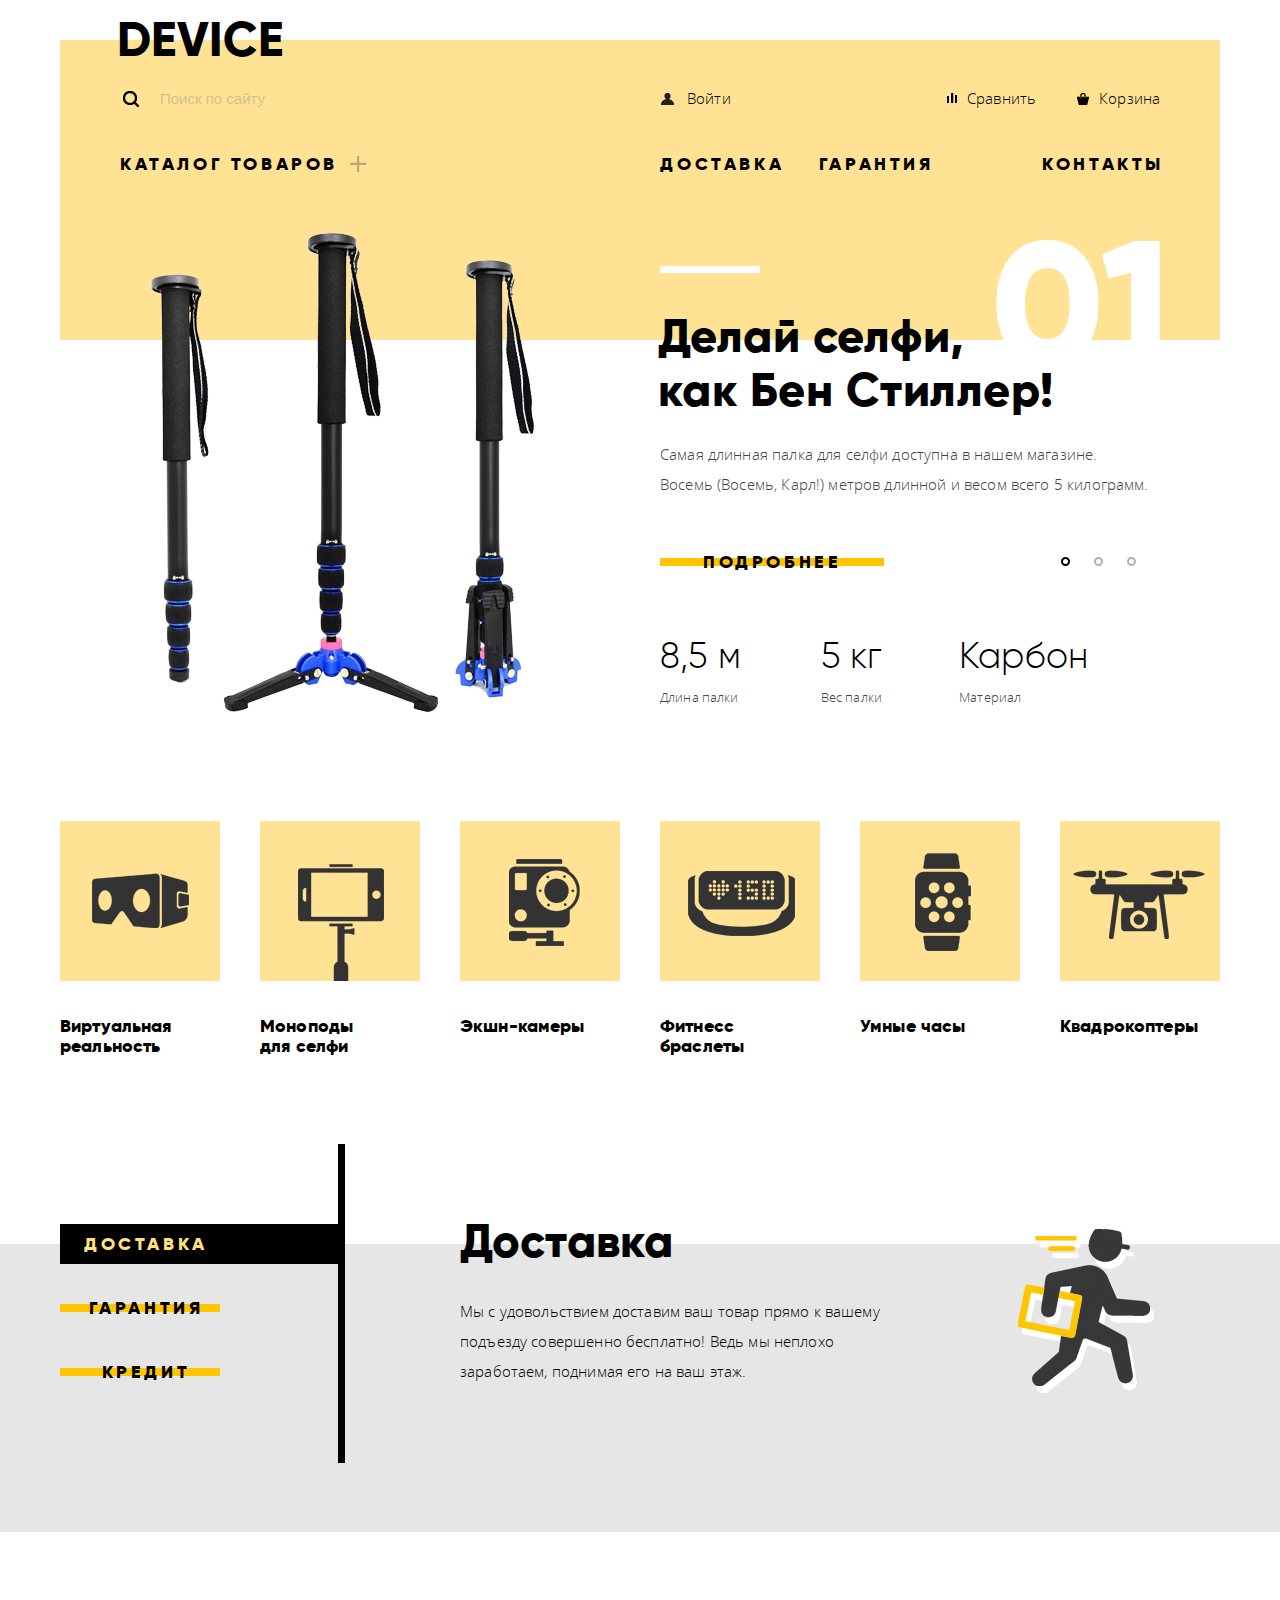
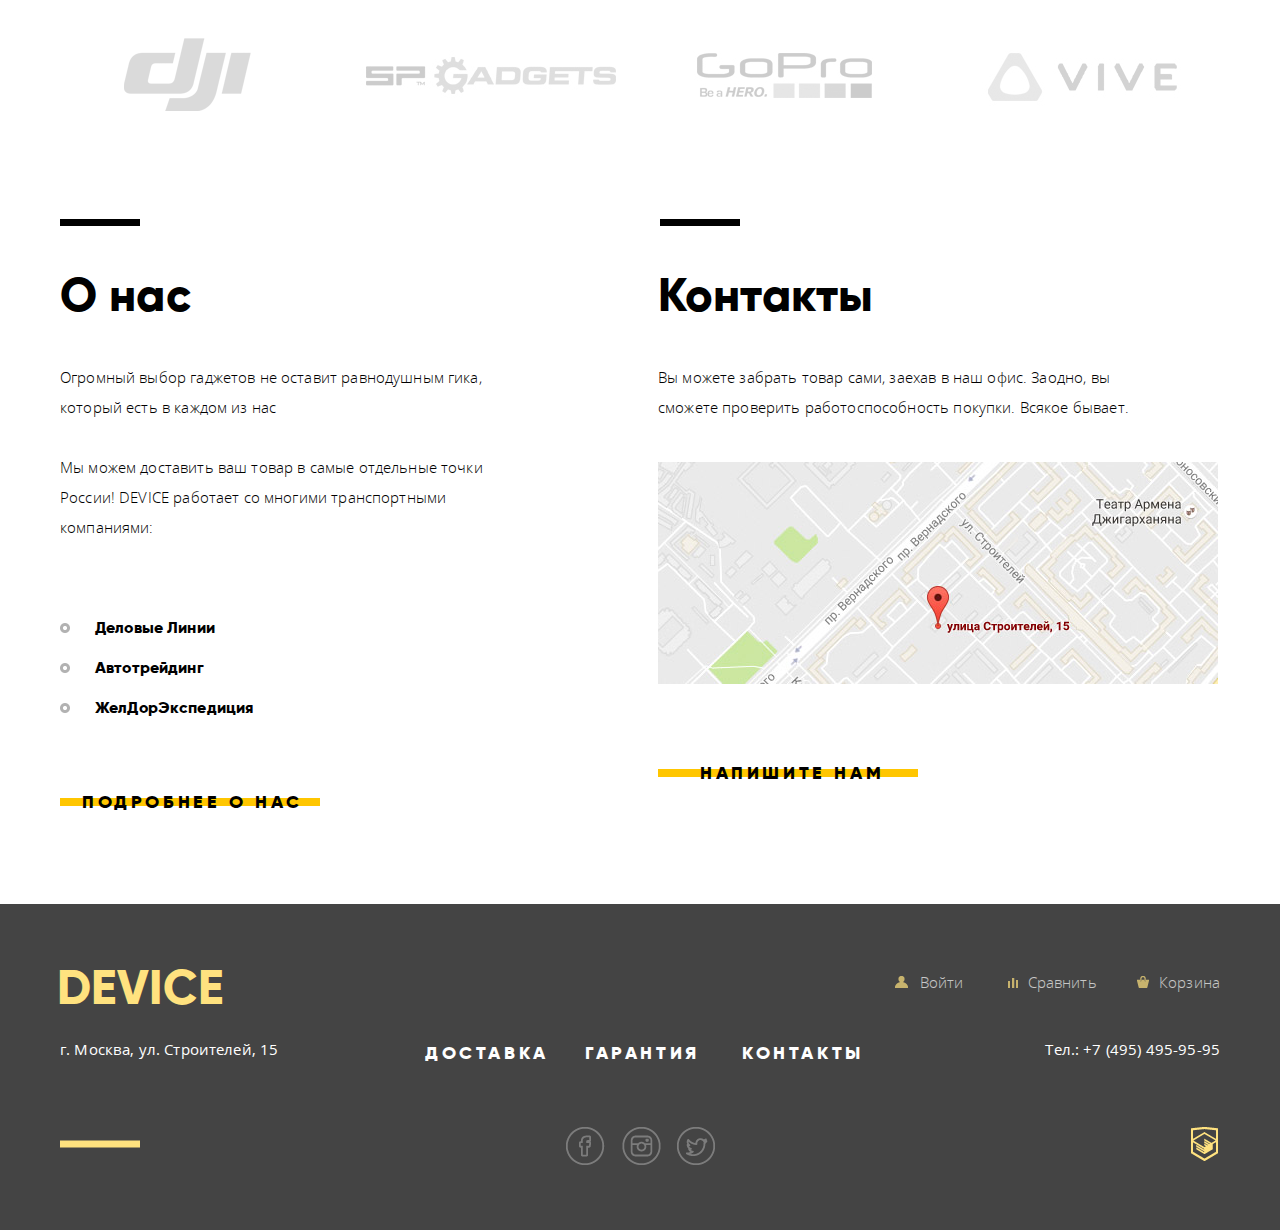
<file: index.html>
<!DOCTYPE html>
<html lang="en">

<head>
  <meta charset="UTF-8">
  <title>Device</title>
  <link rel="stylesheet" href="./css/style.css">
  <link rel="stylesheet" href="./css/normalize.css">
</head>

<body>

  <header class="main-header">
    <div class="site-logo header-logo">
      <a>Device</a>
    </div>
    <div class="container">
      <div class="header-user-block">
        <form class="main-header-search" action="https://echo.htmlacademy.ru" method="get">
          <input class="search" type="search" name="search" placeholder="Поиск по сайту">
          <input class="search-btn" type="submit" value="Найти">
        </form>
        <div class="user-block">
          <a class="login" href="#">Войти</a>
        </div>
        <div class="shop-activity">
          <a class="compare" href="#">Сравнить</a>
          <a class="basket" href="#">Корзина</a>
        </div>
      </div>
      <nav class="main-navigation">
        <ul class="main-menu">
          <li class="dropdown-menu-content">
            <a class="dropdown-menu" href="#">Каталог товаров</a>
            <!-- Выпадающее меню -->
            <ul class="dropdown-content">
              <li>
                <ul>
                  <li><a href="#">Виртуальная реальность</a></li>
                  <li><a href="./catalog.html">Моноподы для селфи</a></li>
                  <li><a href="#">Экшн-камеры</a></li>
                </ul>
              </li>

              <li>
                <ul>
                  <li><a href="#">Фитнесс-браслеты</a></li>
                  <li><a href="#">Умные часы</a></li>
                </ul>
              </li>

              <li>
                <ul>
                  <li><a href="#">Квадрокоптеры</a></li>
                </ul>
              </li>
            </ul>
          </li>
          <li class="header-navigation">
            <ul>
              <li class="delivery">
                <a href="#">Доставка</a>
              </li>
              <li class="warranty">
                <a href="#">Гарантия</a>
              </li>
              <li class="contacts">
                <a href="#">Контакты</a>
              </li>
            </ul>
          </li>
        </ul>
      </nav>
    </div>
  </header>

  <div class="main-slider">
    <div class="slider-background">
      <span class="line-block"></span>
    </div>
    <section class="slider">
      <input type="radio" id="btn-1" name="toggle" checked>
      <input type="radio" id="btn-2" name="toggle">
      <input type="radio" id="btn-3" name="toggle">
      <div class="slider-controls">
        <label for="btn-1"></label>
        <label for="btn-2"></label>
        <label for="btn-3"></label>
      </div>
      <div class="slides">
        <article class="slide">
          <div class="slider-image">
            <img src="img/slider-1-384-486.png" width="384" height="486" alt="Палка для селфи">
          </div>
          <div class="slider-container">
            <div class="slider-numbers-1"></div>
            <div class="slider-tagline">Делай селфи,<br>
              как Бен Стиллер!
            </div>
            <p class="slider-description">
              Самая длинная палка для селфи доступна в нашем магазине.<br>
              Восемь (Восемь, Карл!) метров длинной и весом всего 5 килограмм.
            </p>
            <div class="nav-container">
              <a class="btn" href="#">Подробнее</a>
            </div>
            <section class="slider-characteristics">
              <div class="slider-characteristics-item column-1">
                <b>8,5 м</b>
                <p>Длина палки</p>
              </div>
              <div class="slider-characteristics-item column-2">
                <b>5 кг</b>
                <p>Вес палки</p>
              </div>
              <div class="slider-characteristics-item column-3">
                <b>Карбон</b>
                <p>Материал</p>
              </div>
            </section>
          </div>
        </article>

        <article class="slide">
          <div class="slider-image">
            <img src="img/slider-2-345-485.png" width="345" height="485" alt="Фитнесс-браслет">
          </div>
          <div class="slider-container">
            <div class="slider-numbers-2"></div>
            <div class="slider-tagline">Худеем,<br>
              правильно!
            </div>
            <p class="slider-description">
              Мотивирующие фитнесс-браслеты помогут найти в себе силы<br>
              не пропускать занятия и соблюдать диету.
            </p>
            <div class="nav-container">
              <a class="btn" href="#">Подробнее</a>
            </div>
            <section class="slider-characteristics">
              <div class="slider-characteristics-item">
                <b>48 часов</b>
                <p>Без подзарядки</p>
              </div>
            </section>
          </div>
        </article>

        <article class="slide">
          <div class="slider-image">
            <img src="img/slider-3-526-334.png" width="526" height="334" alt="Квадрокоптер">
          </div>
          <div class="slider-container">
            <div class="slider-numbers-3"></div>
            <div class="slider-tagline">Порхает как бабочка,<br>
              жалит как пчела!
            </div>
            <p class="slider-description">
              Этот обычный, на первый взгляд, квадрокоптер оснащен<br>
              мощным лазером, замаскированным под стандартную камеру.
            </p>
            <div class="nav-container">
              <a class="btn" href="#">Подробнее</a>
            </div>
            <section class="slider-characteristics">
              <div class="slider-characteristics-item column-7">
                <b>800 м</b>
                <p>Дальность полета</p>
              </div>
              <div class="slider-characteristics-item">
                <b>50 м</b>
                <p>Радиус поражения</p>
              </div>
            </section>
          </div>
        </article>

      </div>
    </section>
  </div>

  <nav class="popular">
    <ul>
      <li>
        <a href="#">
          <div class="popular-img img-1">
            <img width="97" height="55" alt="Виртуальная реальность" src="img/popular-1.png">
          </div>
          <p class="popular-title">Виртуальная реальность</p>
        </a>
      </li>
      <li>
        <a href="./catalog.html">
          <div class="popular-img img-2">
            <img width="86" height="117" alt="Моноподы для селфи" src="img/popular-2.png">
          </div>
          <p class="popular-title shorter">Моноподы для селфи</p>
        </a>
      </li>
      <li>
        <a href="#">
          <div class="popular-img img-3">
            <img width="71" height="87" alt="Экшн-камеры" src="img/popular-3.png">
          </div>
          <p class="popular-title">Экшн-камеры</p>
        </a>
      </li>
      <li>
        <a href="#">
          <div class="popular-img img-4">
            <img width="107" height="65" alt="Фитнесс браслеты" src="img/popular-4.png">
          </div>
          <p class="popular-title">Фитнесс браслеты</p>
        </a>
      </li>
      <li>
        <a href="#">
          <div class="popular-img img-5">
            <img width="56" height="98" alt="Умные часы" src="img/popular-5.png">
          </div>
          <p class="popular-title">Умные часы</p>
        </a>
      </li>
      <li>
        <a href="#">
          <div class="popular-img img-6">
            <img width="132" height="69" alt="Квадрокоптеры" src="img/popular-6.png">
          </div>
          <p class="popular-title">Квадрокоптеры</p>
        </a>
      </li>
    </ul>
  </nav>

  <div class="services">
    <div class="services-container">
      <nav class="services-slide-navigation">
        <button class="btn checked" type="button">Доставка</button>
        <button class="btn" type="button">Гарантия</button>
        <button class="btn" type="button">Кредит</button>
      </nav>

      <section class="services-slider">
        <article class="services-slider-content">
          <div class="services-slider-description">
            <h2 class="content-title">Доставка</h2>

            <p class="content-text">Мы с удовольствием доставим ваш товар прямо к вашему
              подъезду совершенно бесплатно! Ведь мы неплохо
              заработаем, поднимая его на ваш этаж.
            </p>
          </div>

          <div class="services-slider-img">
            <img width="136" height="164" src="img/delivery-136-164.png" alt="Доставка">
          </div>
        </article>

        <article class="services-slider-content">
          <div class="services-slider-description">
            <h2 class="content-title">Гарантия</h2>

            <p class="content-text">Если из-за возгарания купленного у нас товара у вас сгорит
              дом - не переживайте, мы выдадим вам новый.<br>
              Товар, не дом, конечно же.
            </p>
          </div>
          <div class="services-slider-img">
            <img width="171" height="195" src="img/warranty-171-195.png" alt="Гарантия">
          </div>
        </article>

        <article class="services-slider-content">
          <div class="services-slider-description">
            <h2 class="content-title">Кредит</h2>

            <p class="content-text">Залезть в долговую яму стало проще! Кредитные
              консультанты подберут для вас наиболее выгодные
              условия кредита. Выгодные для нашего банка, разумеется.
            </p>
          </div>
          <div class="services-slider-img">
            <img width="156" height="188" src="img/credit-156-188.png" alt="Кредит">
          </div>
        </article>
      </section>
    </div>
  </div>

  <div class="logotypes">
    <div class="company-logo dji">
      <a target="_blank" href="http://www.dji.com/">
        <img src="img/logo-1-grey.png" width="260" height="100" alt="dji">
      </a>
    </div>
    <div class="company-logo sp-gadgets">
      <a target="_blank" href="http://www.sp-gadgets.com/">
        <img src="img/logo-2-grey.png" width="260" height="100" alt="SP GADGETS">
      </a>
    </div>
    <div class="company-logo gopro">
      <a target="_blank" href="https://gopro.com/">
        <img src="img/logo-3-grey.png" width="260" height="100" alt="GoPro">
      </a>
    </div>
    <div class="company-logo vive">
      <a target="_blank" href="https://www.vive.com/">
        <img src="img/logo-4-grey.png" width="260" height="100" alt="Vive">
      </a>
    </div>
  </div>

  <div class="information">
    <section class="info">
      <span class="line-block"></span>
      <h2 class="content-title">О нас</h2>
      <p class="content-text first">Огромный выбор гаджетов не оставит равнодушным гика, который есть в
        каждом из нас</p>
      <p class="content-text second">Мы можем доставить ваш товар в самые отдельные точки России! DEVICE
          работает со многими транспортными компаниями:</p>
      <ul>
        <li class="list-item">
          <span class="list-item-title">Деловые Линии</span>
        </li>
        <li class="list-item">
          <span class="list-item-title">Автотрейдинг</span>
        </li>
        <li class="list-item">
          <span class="list-item-title">ЖелДорЭкспедиция</span>
        </li>
      </ul>                      
      <a class="btn" href="#">Подробнее о нас</a>
    </section>
    <section class="contact">
      <span class="line-block"></span>
      <h2 class="content-title">Контакты</h2>
      <p class="content-text third">Вы можете забрать товар сами, заехав в наш офис. Заодно, вы сможете
            проверить работоспособность покупки. Всякое бывает.</p>
      <div class="contact-map">
        <a href="https://goo.gl/maps/QgjSbWGocoA2" target="_blank" class="js-open-map">
          <img src="img/map-560-222.jpg" width="560" height="222" alt="Карта">
        </a>
      </div>
      <a class="btn js-open-popup" href="./writeus.html">Напишите нам</a>
    </section>
  </div>

  <footer class="main-footer">
    <div class="footer-container">

      <div class="site-logo footer-logo">
        <a href="#">Device</a>
      </div>
      <div class="footer-user-block">
        <a class="login" href="#">Войти</a>
        <a class="compare" href="#">Сравнить</a>
        <a class="basket" href="#">Корзина</a>
      </div>


      <div class="footer-contacts-navigation">
        <p class="adress">г. Москва, ул. Строителей, 15</p>
        <nav class="footer-navigation">
          <ul>
            <li class="delivery">
              <a href="#">Доставка</a>
            </li>
            <li class="warranty">
              <a href="#">Гарантия</a>
            </li>
            <li class="contacts">
              <a href="#">Контакты</a>
            </li>
          </ul>
        </nav>
        <p class="telephone">Тел.: +7 (495) 495-95-95</p>
      </div>
      <section class="footer-social-copyright">
        <span class="line-block"></span>
        <div class="social-icons">
          <a class="social-btn facebook-icon" href="#">Фейсбук</a>
          <a class="social-btn instagram-icon" href="#">Инстаграм</a>
          <a class="social-btn twitter-icon" href="#">Твиттер</a>
        </div>
        <div class="copyright">
          <a href="#">
            <p>Сделано HTML-академией</p>
          </a>
        </div>
      </section>
    </div>
  </footer>

  <!-- Pop up write us -->
  <div class="write-us-popup">
    <button class="cross-button" type="submit"></button>
    <form class="write-us-form" action="https://echo.htmlacademy.ru" method="post">
      <div class="name-block">
        <label>Ваше имя:</label>
        <input type="text" name="name" value="" placeholder="Представьтесь, пожалуйста">
      </div>
      <div class="email-block">
        <label>Ваше e-mail:</label>
        <input type="email" name="email" value="" placeholder="Для отправки ответа">
      </div>
      <div class="text-block">
        <label>Текст письма:</label>
        <textarea placeholder="В свободной форме"></textarea>
      </div>
      <button class="btn" type="submit">Отправить</button>
    </form>
  </div>
  <div class="map-google">
    <button class="cross-button" type="submit"></button>
    <iframe src="https://www.google.com/maps/embed?pb=!1m16!1m12!1m3!1d3782.569216264642!2d37.52794335580242!3d55.68674300171296!2m3!1f0!2f0!3f0!3m2!1i1024!2i768!4f13.1!2m1!1z0YPQu9C40YbQsCDRgdGC0YDQvtC40YLQtdC70LXQuSAxNQ!5e0!3m2!1sru!2sru!4v1487682785556" width="960" height="559" style="border:0" allowfullscreen></iframe>
  </div>

  <script src="js/script.js" async></script>
  
</body>

</html>
</file>
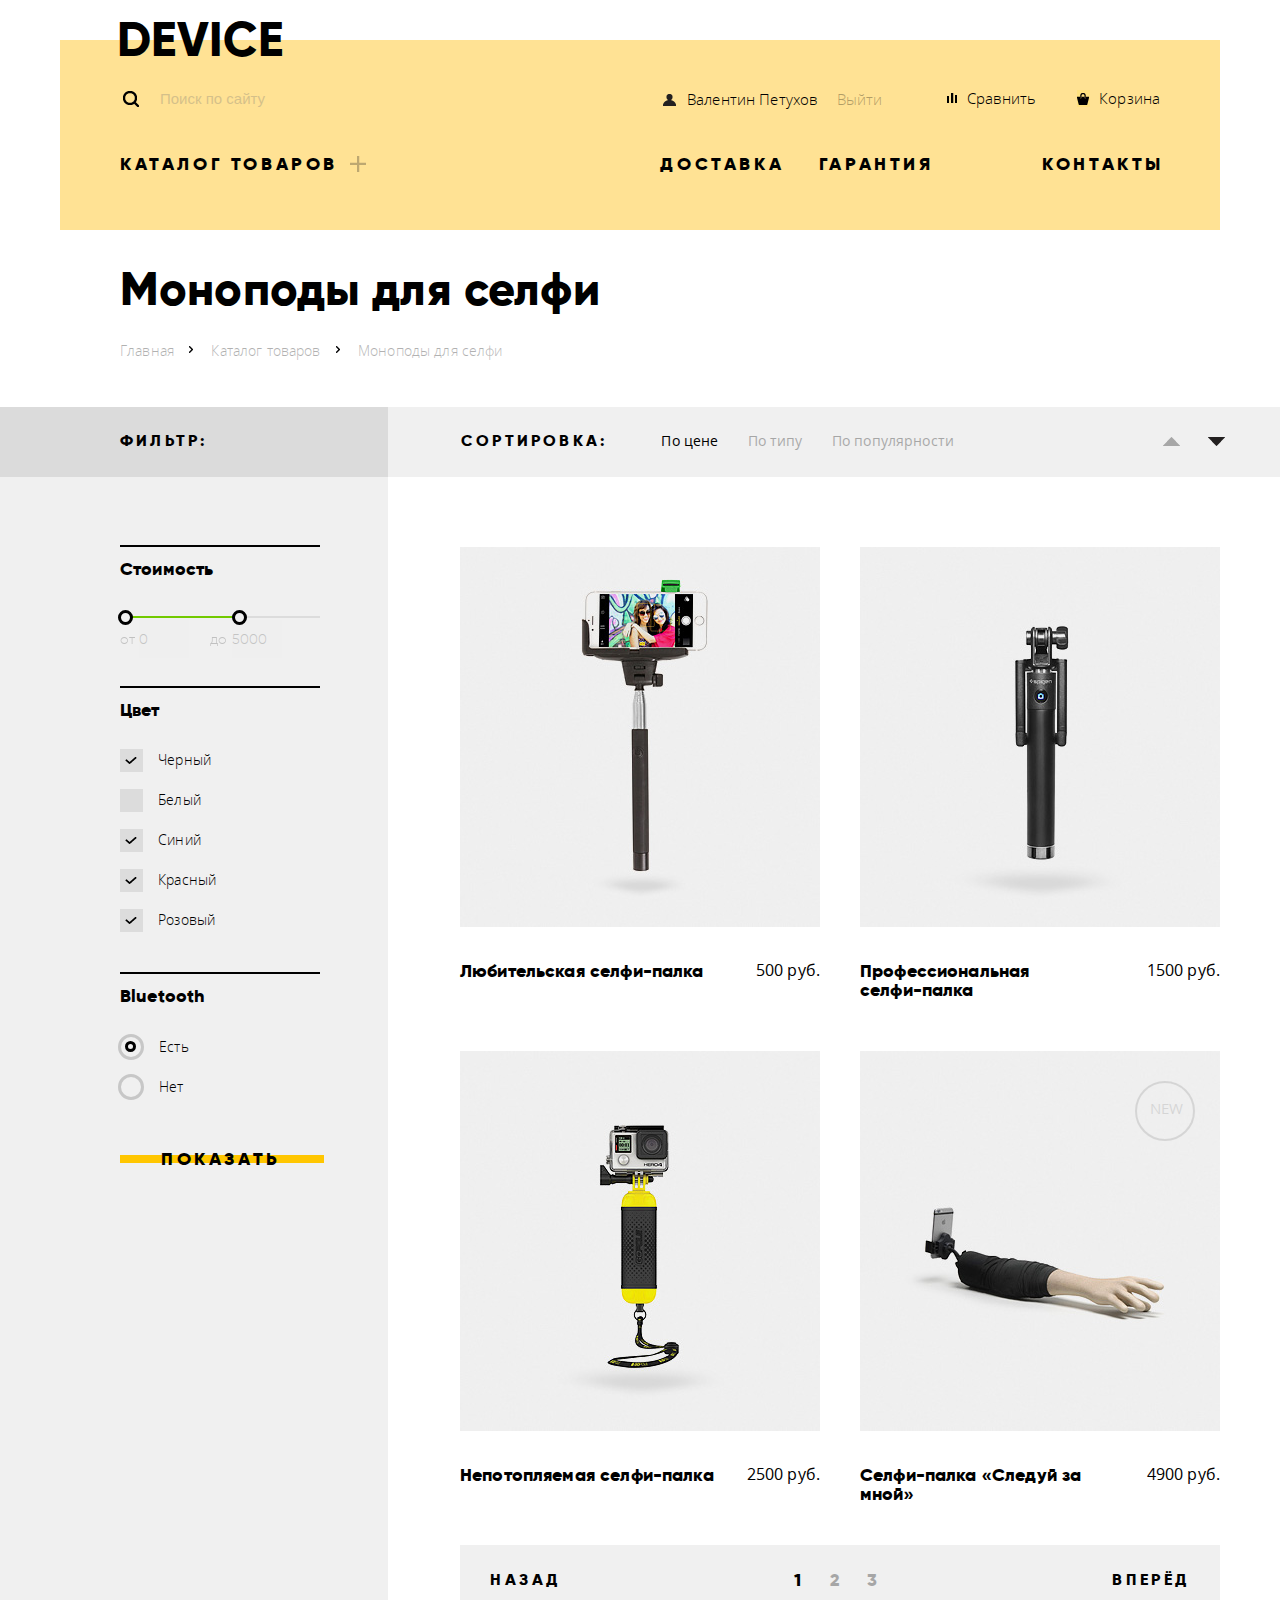
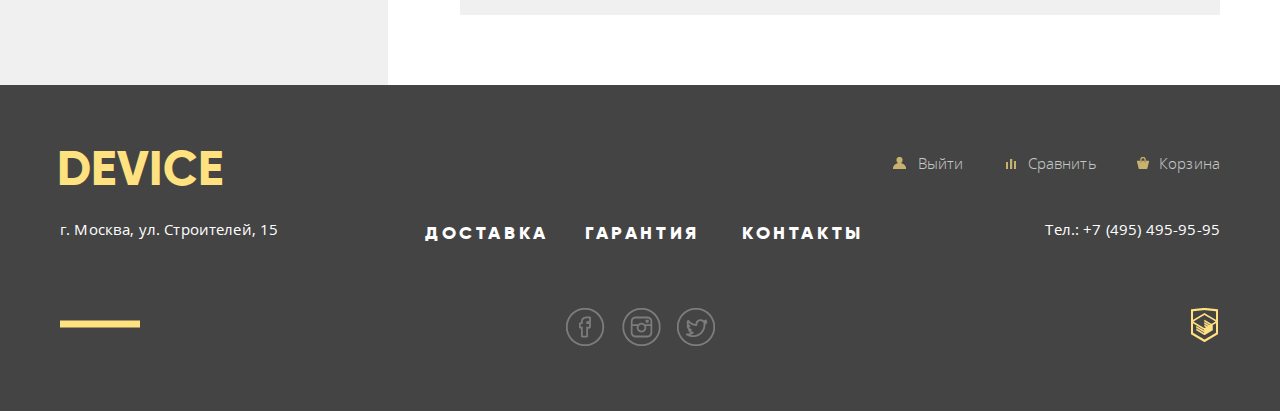
<file: catalog.html>
<!DOCTYPE html>
<html lang="ru">

<head>
  <meta charset="utf-8">
  <title>Каталог товаров - Моноподы для селфи</title>
  <link href="css/normalize.css" rel="stylesheet">
  <link href="css/style.css" rel="stylesheet">
</head>

<body>
  <header class="main-header">
    <div class="site-logo header-logo">
      <a href="./index.html">Device</a>
    </div>
    <div class="container">
      <div class="header-user-block">
        <form class="main-header-search" action="https://echo.htmlacademy.ru" method="get">
          <input class="search" type="search" name="search" placeholder="Поиск по сайту">
          <input class="search-btn" type="submit" value="Найти">
        </form>

        <div class="user-block">
          <a class="username" href="#">Валентин Петухов</a>
          <a class="logout" href="#">Выйти</a>
        </div>
        <div class="shop-activity">
          <a class="compare" href="#">Сравнить</a>
          <a class="basket" href="#">Корзина</a>
        </div>
      </div>
      <nav class="main-navigation">
        <ul>
          <li class="dropdown-menu-content">
            <a class="dropdown-menu" href="#">Каталог товаров</a>
            <!-- Выпадающее меню -->
            <ul class="dropdown-content">
              <li>
                <ul>
                  <li><a href="#">Виртуальная реальность</a></li>
                  <li><a href="#">Моноподы для селфи</a></li>
                  <li><a href="#">Экшн-камеры</a></li>
                </ul>
              </li>
              <li>
                <ul>
                  <li><a href="#">Фитнесс-браслеты</a></li>
                  <li><a href="#">Умные часы</a></li>
                </ul>
              </li>
              <li>
                <ul>
                  <li><a href="#">Квадрокоптеры</a></li>
                </ul>
              </li>
            </ul>
          </li>
          <li class="header-navigation">
            <ul>
              <li class="delivery">
                <a href="#">Доставка</a>
              </li>
              <li class="warranty">
                <a href="#">Гарантия</a>
              </li>
              <li class="contacts">
                <a href="#">Контакты</a>
              </li>
            </ul>
          </li>
        </ul>
      </nav>
    </div>
  </header>

  <div class="catalog-item-name-block">
    <h1 class="content-title">Моноподы для селфи</h1>
    <ul class="breadcrumbs">
      <li><a href="#">Главная</a></li>
      <li><span class="nav-arrow-icon"></span></li>
      <li><a href="#">Каталог товаров</a></li>
      <li><span class="nav-arrow-icon"></span></li>
      <li><a>Моноподы для селфи</a></li>
    </ul>
  </div>

  <!-- Растягиваю на всю величину экрана -->

  <div class="catalog-content">
    <div class="filter-column">
      <div class="filter-background">
        <div class="filter-container">
          <div class="filter-block">
            <h2 class="filter-title">Фильтр:</h2>
          </div>
        </div>
      </div>
      <div class="filter-contant">
        <form class="catalog-filters">
          <div class="range-filter">
            <span class="sub-filter-title">Стоимость</span>
            <div class="range-controls">
              <div class="scale">
                <div class="bar"></div>
              </div>
              <div class="toggle toggle-min"></div>
              <div class="toggle toggle-max"></div>
            </div>
            <div class="price-controls">
              <label class="min-price">от <input name="min-price" type="text" value="0"></label>
              <label class="max-price">до <input name="max-price" type="text" value="5000"></label>
            </div>
          </div>
          <div class="color-filter">
            <span class="sub-filter-title">Цвет</span>
            <label>
              <input class="checkbox" type="checkbox" checked>
              <span class="checkbox-custom"></span>
              <span class="label">Черный</span>
            </label>
            <label>
              <input class="checkbox" type="checkbox">
              <span class="checkbox-custom"></span>
              <span class="label">Белый</span>
            </label>
            <label>
              <input class="checkbox" type="checkbox" checked>
              <span class="checkbox-custom"></span>
              <span class="label">Синий</span>
            </label>
            <label>
              <input class="checkbox" type="checkbox" checked>
              <span class="checkbox-custom"></span>
              <span class="label">Красный</span>
            </label>
            <label>
              <input class="checkbox" type="checkbox" checked>
              <span class="checkbox-custom"></span>
              <span class="label">Розовый</span>
            </label>
          </div>
          <div class="bluetooth-filter">
            <span class="sub-filter-title">Bluetooth</span>
            <label>
              <input class="radio" type="radio" name="bluetooth" checked>
              <span class="radio-custom"></span>
              <span class="label">Есть</span>
            </label>
            <label>
              <input class="radio" type="radio" name="bluetooth">
              <span class="radio-custom"></span>
              <span class="label">Нет</span>
            </label>
          </div>
          <button class="btn" type="submit">Показать</button>
        </form>
      </div>
    </div>
    <div class="sort-column">
      <div class="sort-background">
        <div class="sort-container">
          <div class="sort-block">
            <h2 class="filter-title">Сортировка:</h2>
            <ul class="sort-type">
              <li>
                <a class="by-price current" href="#">По цене</a>
              </li>
              <li>
                <a class="by-type" href="#">По типу</a>
              </li>
              <li>
                <a  class="by-popularity" href="#">По популярности</a>
              </li>
              <li>
                <a class="less-to-more" href="#"></a>
              </li>
              <li>
                <a class="more-to-less" href="#">123li</a>
              </li>
            </ul>
          </div>
        </div>
      </div>
      <div class="catalog-content-result">

        <div class="catalog-content-items">
          <article class="catalog-content-item">
            <div class="img-content-item">
              <img width="360" height="380" alt="Любительская селфи-палка" src="img/item-1.jpg">
            </div>
            <div class="title-price-container">
              <h3 class="item-title"><a href="#">Любительская селфи-палка</a></h3>
              <div class="item-price">
                500 руб.
              </div>
            </div>
            <!-- Выпадающие кнопки "В корзину" и "Добавить к сравнению" -->
            <div class="dropdown-buttons-content">
              <a class="btn" href="#">В корзину</a>
              <a class="add-to-compare" href="#">Добавить к сравнению</a>
            </div>
          </article>

          <article class="catalog-content-item">
            <div class="img-content-item">
              <img width="360" height="380" alt="Профессиональная селфи-палка " src="img/item-2.jpg">
            </div>
            <div class="title-price-container">
              <h3 class="item-title shorter"><a href="#">Профессиональная селфи-палка</a></h3>
              <div class="item-price">
                1500 руб.
              </div>
            </div>

            <!-- Выпадающие кнопки "В корзину" и "Добавить к сравнению" -->
            <div class="dropdown-buttons-content">
              <a class="btn" href="#">В корзину</a>
              <a class="add-to-compare" href="#">Добавить к сравнению</a>
            </div>
          </article>

          <article class="catalog-content-item">
            <div class="img-content-item">
              <img width="360" height="380" alt="Непотопляемая селфи-палка" src="img/item-3.jpg">
            </div>
            <div class="title-price-container">
              <h3 class="item-title"><a href="#">Непотопляемая селфи-палка</a></h3>
              <div class="item-price">
                2500 руб.
              </div>
            </div>

            <!-- Выпадающие кнопки "В корзину" и "Добавить к сравнению" -->
            <div class="dropdown-buttons-content">
              <a class="btn" href="#">В корзину</a>
              <a class="add-to-compare" href="#">Добавить к сравнению</a>
            </div>
          </article>

          <article class="catalog-content-item">
            <div class="img-content-item">
              <img width="360" height="380" alt="Селфи-палка «Следуй за мной»" src="img/item-4.jpg">
              <div class="new-item-in-catalog">
                NEW
              </div>
            </div>
            <div class="title-price-container">
              <h3 class="item-title"><a href="#">Селфи-палка «Следуй за мной»</a></h3>
              <div class="item-price">
                4900 руб.
              </div>
            </div>

            <!-- Выпадающие кнопки "В корзину" и "Добавить к сравнению" -->
            <div class="dropdown-buttons-content">
              <a class="btn" href="#">В корзину</a>
              <a class="add-to-compare" href="#">Добавить к сравнению</a>
            </div>
          </article>
        </div>

        <div class="catalog-content-nav">
          <a class="catalog-btn prev" href="#prev">
            <span class="btn-title">Назад</span>
          </a>
          <nav class="catalog-pagination">
            <a class="current">1</a>
            <a href="#">2</a>
            <a href="#">3</a>
          </nav>
          <a class="catalog-btn next" href="#next">
            <span class="btn-title">Вперёд</span>
          </a>
        </div>
      </div>
    </div>
  </div>
  <!-- ////////// -->
  <footer class="main-footer">
    <div class="footer-container">
      <div class="site-logo footer-logo">
        <a href="#">Device</a>
      </div>
      <div class="footer-user-block">
        <a class="logout" href="#">Выйти</a>
        <a class="compare" href="#">Сравнить</a>
        <a class="basket" href="#">Корзина</a>
      </div>
      <div class="footer-contacts-navigation">
        <p class="adress">г. Москва, ул. Строителей, 15</p>
        <nav class="footer-navigation">
          <ul>
            <li class="delivery">
              <a href="#">Доставка</a>
            </li>
            <li class="warranty">
              <a href="#">Гарантия</a>
            </li>
            <li class="contacts">
              <a href="#">Контакты</a>
            </li>
          </ul>
        </nav>
        <p class="telephone">Тел.: +7 (495) 495-95-95</p>
      </div>
      <section class="footer-social-copyright">
        <span class="line-block"></span>
        <div class="social-icons">
          <a class="social-btn facebook-icon" href="#">Фейсбук</a>
          <a class="social-btn instagram-icon" href="#">Инстаграм</a>
          <a class="social-btn twitter-icon" href="#">Твиттер</a>
        </div>
        <div class="copyright">
          <a href="#">
            <p>Сделано HTML-академией</p>
          </a>
        </div>
      </section>
    </div>
  </footer>
  <script src="js/script.js" async></script>
</body>
</html>
</file>
<file: css/style.css>
@font-face {
  font-family: "Gilroy";
  font-weight: bold;
  src: url(../fonts/gilroyextrabold.woff) format("woff"),
  url(../fonts/gilroyextrabold.woff2) format("woff2");
}

@font-face {
  font-family: "Gilroy";
  font-weight: 300;
  src: url(../fonts/gilroylight.woff) format("woff"),
  url(../fonts/gilroylight.woff2) format("woff2");
}

@font-face {
  font-family: "Open Sans";
  src: url(../fonts/opensans.woff) format("woff"),
  url(../fonts/opensans.woff2) format("woff2");
}

@font-face {
  font-family: "Open Sans";
  font-weight: 300;
  src: url(../fonts/opensanslight.woff) format("woff"),
  url(../fonts/opensanslight.woff2) format("woff2");
}

body {
  min-width: 1200px;
  font-size: 15px;
  font-family: "Open Sans", "Arial", sans-serif;
  letter-spacing: 0.01em;
}

.btn {
  display: inline-block;
  position: relative;
  line-height: 38px;
  background-color: transparent;
  font-size: 18px;
  font-family: "Gilroy", "Arial", sans-serif;
  font-weight: 800;
  letter-spacing: 0.2em;
  color: #000000;
  text-decoration: none;
  text-transform: uppercase;
  border: 0;
}

.btn::after {
  content: "";
  position: absolute;

  top: 50%;
  right: 0;
  left: 0;
  transform: translateY(-50%);

  border: 4px solid #ffc600;
  z-index: -1;
}

.btn:hover {
  background-color: #ffc600;
}

.line-block {
  display: block;
  position: absolute;

  width: 80px;
  height: 7px;
  background-color: #ffffff;
}

/* =============================
            HEADER
============================= */

.main-header {
  position: relative;
  width: 1160px;
  margin-top: 40px;
  margin-left: auto;
  margin-right: auto;
  background-color: #ffe294;
  color: #000000;
}

/* отключаю элемента */
.site-logo {
  font-size: 48px;
  font-family: "Gilroy", "Arial", sans-serif;
  font-weight: 800;
  text-transform: uppercase;
  letter-spacing: 0.01em;
}

.header-logo {
  position: absolute;
  top: -28px;
  left: 57px;
}

.header-logo a {
  text-decoration: none;
  color: #000000;
}

.header-logo a:hover {
  color: #444444;
}

.header-logo a:active {
  color: #666666;
}

.container {
  padding-top: 34px;
  padding-left: 60px;
  padding-right: 60px;
  width: 1040px;
  margin: 0;
}

.header-user-block {
  display: flex;
  position: relative;
  align-items: center;
}

.main-header-search {
  display: flex;

  min-width: 55px;
  margin-top: auto;
  margin-bottom: auto;
}

.main-header-search .search {
  border: 0;
  width: 355px;
  height: 49px;
  background-color: transparent;
  color: #000000;
  padding-left: 40px;
  opacity: 0.3;
}

.main-header-search .search:hover {
  opacity: 0.6;
}

.main-header-search .search:focus {
  border-bottom: 2px solid #000000;
  opacity: 1;

  outline: 1px transparent;
}

.main-header-search .search:focus + .search-btn {
  display: block;
}

.main-header-search::before {
  content: "";
  position: absolute;

  top: 14px;
  left: -2px;

  width: 23px;
  height: 23px;
  background: transparent url("../img/spritesheet.png") no-repeat;
  background-position: -365px -7px;
  z-index: 10;

}

.search-btn {
  display: none;
  position: absolute;
  top: 0;
  left: 354px;

  width: 85px;
  height: 49px;
  border: 2px solid #000000;
  background-color: transparent;
  box-sizing: border-box;
  z-index: 10;
}

.search-btn:hover {
  background-color: #000000;
  color: #ffffff;
}

.search-btn:active {
  background-color: #000000;
  color: #ffffff;
  opacity: 0.3;
}

.user-block {
  position: relative;
  width: 253px;
  margin-top: auto;
  margin-left: auto;
  margin-bottom: auto;
}

.shop-activity {
  width: 210px;
  margin: auto 0;
  margin-left: 10px;
}

.username {
  width: 135px;
  line-height: 36px;
  color: #000000;
  margin-right: 15px;
}

.logout {
  width: 45px;
  height: 18px;
}

.user-block .logout {
  opacity: 0.3;
}

.user-block a,
.shop-activity a {
  color: #000000;
  font-weight: 300;
  text-decoration: none;
}

.user-block .login {
  display: inline-block;
  position: relative;

  width: 50px;
  height: 18px;
}

.user-block .login::before {
  content: "";
  position: absolute;
  top: 0px;
  left: -26px;

  width: 13px;
  height: 20px;
  background: transparent url("../img/spritesheet.png") no-repeat;
  background-position: -571px -7px;
}

.user-block .username::before {
  content: "";
  position: absolute;
  top: 10px;
  left: -24px;

  width: 13px;
  height: 20px;
  background: transparent url("../img/spritesheet.png") no-repeat;
  background-position: -571px -7px;
  opacity: 1;
}

.header-user-block .logout:hover,
.header-user-block .compare:hover,
.header-user-block .basket:hover,
.header-user-block .login:hover {
  opacity: 0.6;
}

.header-user-block .logout:active,
.header-user-block .compare:active,
.header-user-block .basket:active,
.header-user-block .login:active {
  opacity: 0.3;
}

.shop-activity .compare {
  display: inline-block;
  position: relative;

  width: 80px;
  height: 18px;
  padding-left: 17px;
}

.shop-activity .compare::before {
  content: "";
  position: absolute;
  top: 3px;
  left: -3px;

  width: 13px;
  height: 10px;
  background: transparent url("../img/spritesheet.png") no-repeat;
  background-position: -74px -10px;
}

.shop-activity .basket {
  display: inline-block;
  position: relative;

  width: 60px;
  height: 18px;
  padding-left: 48px;
}

.shop-activity .basket::before {
  content: "";
  position: absolute;

  left: 26px;

  width: 13px;
  height: 17px;
  background: #FFE27F url("../img/spritesheet.png") no-repeat;
  background-position: -10px -7px;
}

.main-navigation {
  width: 1040px;

}

.main-navigation li {
  display: inline-block;
  position: relative;
}

.header-navigation {
  margin-left: auto;
}

.header-navigation .warranty {
  margin-left: 26px;
}

.header-navigation .contacts {
  margin-left: 100px;
  margin-right: -4px;
}

.header-navigation ul {
  padding: 0;
}

.main-navigation > ul {
  display: flex;
  font-size: 18px;
  font-family: "Gilroy", "Arial", sans-serif;
  font-weight: 800;
  letter-spacing: 0.2em;
  text-transform: uppercase;
  padding-left: 0;
  margin-top: 31px;
  margin-bottom: 0;
}

li > a {
  text-decoration: none;
  color: #000000;
}

.dropdown-menu:hover,
.header-navigation li:hover {
  opacity: 0.6;
}

.dropdown-menu:active,
.header-navigation li:active {
  opacity: 0.3;
}

.dropdown-menu-content {
  position: relative;
  min-width: 500px;
  padding-bottom: 55px;
}

/* отключаю элемента */
.main-navigation .dropdown-content {
  display: none;
  position: absolute;
  top: 56px;
  left: -60px;

  width: 1100px;
  height: 132px;
  padding-left: 60px;
  background-color: #ffe393;
  z-index: 100;
}

.dropdown-content a {
  font-size: 15px;
  font-family: "Opan Sans", "Arial", sans-serif;
  font-weight: 300;
  letter-spacing: normal;
  text-transform: none;
  color: #000000;
  line-height: 36px;
}

.dropdown-content a:hover {
  opacity: 0.6;
}

.dropdown-content a:active {
  opacity: 0.3;
}

.dropdown-content ul {
  display: inline-block;
}

.dropdown-content li {
  display: block;
}

.dropdown-menu::after {
  content: "";
  position: absolute;
  top: 2px;
  right: 254px;

  width: 16px;
  height: 16px;
  background: transparent url("../img/spritesheet.png") no-repeat;
  background-position: -647px -10px;
}

.dropdown-content ul {
  padding-left: 0;
  padding-right: 60px;
}

.dropdown-menu-content:hover > .dropdown-content {
  display: flex;
}

.dropdown-content:hover {
  display: flex;
}


/* =============================
            SLIDER
============================= */

.main-slider {
  position: relative;
}

.slider {
  display: flex;
  width: 1160px;
  min-height: 481px;
  margin: 0 auto;
  margin-top: 113px;
}

.slider-background {
  position: relative;
  display: block;
  max-width: 1160px;
  height: 110px;
  background-color: #ffe294;
  color: #ffffff;
  margin: 0 auto;
}

.slider-background .line-block {
  width: 100px;
  top: 36px;
  left: 600px;
}

.slider::before {
  content: " ";
  position: absolute;

  top: -114px;
  left: 116;

  width: 1160px;
  height: 113px;
  background-color: #ffe27f;
  color: #ffffff;

  z-index: -1;
}

.slider .slide {
  display: flex;
  min-width: 1160px;

}

.slider .slider-image {
  width: 550px;
  z-index: 10;
}

.slider-image img {
  display: block;
  margin: 0 auto;
  margin-top: -111px;
  margin-left: 90px;
}

.slider-container {
  width: 560px;
  margin-left: 50px;
}

.slider-numbers-1::after {
  content: "01";
  position: absolute;
  top: -138px;
  right: 48px;

  font-size: 179px;
  font-family: "Gilroy", "Arial", sans-serif;
  font-weight: 800;
  color: #ffffff;
  z-index: 9;
}

.slider-numbers-2::after {
  content: "02";
  position: absolute;
  top: -138px;
  right: 51px;

  font-size: 179px;
  font-family: "Gilroy", "Arial", sans-serif;
  font-weight: 800;
  color: #ffffff;
  z-index: 9;
}

.slider-numbers-3::after {
  content: "03";
  position: absolute;
  top: -138px;
  right: 51px;

  font-size: 179px;
  font-family: "Gilroy", "Arial", sans-serif;
  font-weight: 800;
  color: #ffffff;
  z-index: 9;
}

.slider-tagline {
  position: relative;
  font-size: 47px;
  font-family: "Gilroy", "Arial", sans-serif;
  font-weight: 800;
  color: #000000;
  margin-top: -31px;
  margin-left: -2px;
  letter-spacing: 0.01em;
  z-index: 10;
}

.slider-description {
  font-weight: 300;
  line-height: 30px;
  color: #444444;
  margin-top: 22px;
}

.slider-container .nav-container {
  display: flex;
  min-width: 460px;
  margin-top: 44px;
  margin-bottom: 55px;
}

.nav-container .btn {
  padding: 0 43px;
}

.nav-container .btn:active {
  color: rgba(0, 0, 0, 0.3);
}

.slider-btn {
  display: flex;
  padding: 0;
  height: 10px; /* не уверен, что верно, скорее костыль*/
  margin-left: auto;
  margin-right: 80px;
}

.slider-characteristics {
  display: flex;
  min-width: 460px;
}

.slider-characteristics-item.column-1 {
  margin-right: 80px;
}

.slider-characteristics-item.column-2 {
  margin-right: 77px;
}

.slider-characteristics-item.column-7 {
  margin-right: 50px;
}

.slider-characteristics-item b {
  font-size: 36px;
  font-family: "Gilroy", "Arial", sans-serif;
  font-weight: 300;
}

.slider-characteristics-item p {
  font-size: 13px;
  line-height: 20px;
  font-weight: 300;
  color: #444444;
  margin-top: 10px;
}

.slider {
  position:relative;
  margin:0 auto;
}

.slider input[type=radio] {
  position:absolute;
  opacity: 0;
}

.slider-controls{
  position:absolute;
  width:200px;
  height:10px;

  top: 217px;
  right: 10px;
  text-align:center;
  z-index:1000;
}

.slider-controls label{
  display:inline-block;
  width: 5px;
  height: 5px;
  margin-right: 23px;
  padding: 0;
  vertical-align:top;
  border: 2px solid #000000;
  border-radius: 10px;
  background-color: #ffffff;
  cursor: pointer;
  opacity: 0.3;
}

/* Использую ID не для стилизация, а для работы слайдера */
#btn-1:checked ~ .slider-controls label[for="btn-1"],
#btn-2:checked ~ .slider-controls label[for="btn-2"],
#btn-3:checked ~ .slider-controls label[for="btn-3"] {
  opacity: 1;
}

.slider-controls label[for="btn-1"],
.slider-controls label[for="btn-2"] {
  margin-right: 20px;
}

.slide-text{
  width:380px;
  padding:30px 0;
  color:#283136;
}
.slide-title{
  font-size:23px;
  line-height:1;
  font-weight:bold;
  color:black;
}

.slider .slide {
  display: none;
}

#btn-1:checked ~ .slides .slide:nth-child(1) {
  display: flex;
}
#btn-2:checked ~ .slides .slide:nth-child(2) {
  display: flex;
}
#btn-3:checked ~ .slides .slide:nth-child(3) {
  display: flex;
}

/* =============================
            POPULAR
============================= */

.popular {
  width: 1160px;
  margin: 0 auto;
  padding-bottom: 69px;
}

.popular ul {
  display: flex;
  padding: 0;
  margin: 0;
}

.popular li {
  display: inline-block;
  width: 160px;
  margin-right: 40px;
}

a:hover > .popular-img {
  background-color: #ffc600;
}

.popular li:active {
  opacity: 0.3;
}

.popular a {
  color: #000000;
  text-decoration: none;
}

.popular-img {
  display: flex;
  width: 160px;
  height: 160px;
  background-color: #ffe294;
}

.popular-img img {
  margin: auto;
}

.popular-img.img-1 img {
  margin-top: 52px;
}

.popular-img.img-2 img {
  margin-bottom: 0;
  margin-left: 38px;
}

.popular-img.img-3 img {
  margin-top: 38px;
  margin-left: 49px;
}

.popular-img.img-4 img {
  margin-top: 50px;
  margin-left: 28px;
}

.popular-img.img-5 img {
  margin-left: 55px;
  margin-top: 32px;
}

.popular-img.img-6 img {
  margin-top: 49px;
  margin-left: 13px;
}

.popular-title {
  font-size: 18px;
  font-family: "Gilroy", "Arial", sans-serif;
  font-weight: 800;
  margin-top: 35px;
}

.popular-title.shorter {
  width: 100px;
}

/* =============================
            SERVICES
============================= */

.services {
  position: relative;
}

.services::before {
  content: "";
  position: absolute;

  top: 100px;
  left: 0;

  width: 100%;
  height: 288px;
  background-color: #e6e6e6;
  z-index: -1;
}

.services-container {
  display: flex;
  width: 1160px;
  margin: 0 auto;
}

.services-slide-navigation {
  border-right: 7px solid #000000;
  width: 286px;
  height: 319px;
  box-sizing: border-box;
  padding-top: 80px;
}

.services-slide-navigation .btn {
  display: block;
  min-width: 160px;
  margin-right: auto;
  margin-bottom: 24px;
  cursor: pointer;
  padding-left: 18px;
}

.services-slide-navigation .btn:active {
  color: #ffe27f;
  background-color: #000000;
}

.services-slide-navigation .btn:active::after {
  content: "";

  color: #ffe27f;
  background-color: #000000;

  min-width: 280px;
  height: 40px;
  border: 0;
}

.services-slide-navigation .checked {
  height: 40px;
  color: #ffe27f;
  background-color: #000000;
}

.services-slide-navigation .checked::after {
  content: "";

  min-width: 280px;
  height: 40px;
  border: 0;

  background-color: #000000;
}

/* мне кажется или эта обертка избыточна? */
.services-slider {
  display: flex;
  width: 880px;
}

.services-slider-content {
  display: flex;
  width: 760px;
  margin-left: auto;
  margin-top: 70px;
}

/* наверное не совсем верное решение*/
.services-slider-description {
  min-width: 470px;
}

.services-slider-img {
  width: 170px;
  margin-top: 15px;
  margin-left: 88px;
}

.content-title {
  font-size: 47px;
  color: #000000;
  font-family: "Gilroy", "Arial", sans-serif;
  font-weight: 800;
  margin: 0;
  margin-right: auto;
  padding-bottom: 17px;
}

.services-slider-content:nth-child(2) {
  display: none;
}

.services-slider-content:nth-child(3) {
  display: none;
}

.content-text {
  width: 437px;
  font-weight: 300;
  line-height: 30px;
  margin-top: 11px;
  margin-bottom: 80px;
}

/* =============================
            LOGOTYPES
============================= */

.logotypes {
  display: flex;
  width: 1160px;
  margin: 0 auto;
  margin-top: 66px;
}

.company-logo {
  width: 260px;
  margin: 94px 0;
  margin-right: 40px;
  margin-bottom: 90px;
}

.company-logo.gopro {
  margin-right: 37px
}

.dji img:hover {
  background-image: url("../img/logo-1.png");
}

.sp-gadgets img:hover {
  background-image: url("../img/logo-2.png");
}

.gopro img:hover {
  background-image: url("../img/logo-3.png");
}

.vive img:hover {
  background-image: url("../img/logo-4.png");
}

/* =============================
            INFORMATION
============================= */

.information {
  display: flex;
  width: 1160px;
  margin: 0 auto;
  margin-top: 49px;
  padding-bottom: 83px;
}

.info {
  position: relative;
  width: 470px;
}

.information .line-block {
  background-color: #000000;
  top: -49px;
  left: 0;
}

.contact .line-block {
  left: 2px;
}

.information .content-text {
  margin-top: 23px;
  margin-bottom: 0;
}

.information .second {
  width: 480px;
  margin-top: 30px;
}

.information .third {
  width: 510px;
}

.info ul {
  list-style-type: none;
  font-size: 16px;
  font-family: "Gilroy", "Arial", sans-serif;
  font-weight: 800;
  line-height: 30px; /* костыль или странный размер */
  color: #000000;
  margin-top: 71px;
  margin-bottom: 0;
  padding-left: 0;
}

.info li {
  position: relative;
  margin-bottom: 10px;
}

.list-item::before {
  position: absolute;
  content: "";
  top: 10px;
  left: 0;

  width: 10px;
  height: 10px;
  background:  url("../img/spritesheet.png") no-repeat;
  background-position: -715px -10px;
  opacity: 0.3;
}

.list-item-title {
  padding-left: 35px;
  opacity: 1;
}

.information .btn {
  min-width: 260px;
  box-sizing: border-box;
}

.information .btn:active {
  color: rgba(0, 0, 0, 0.3);
}

.info .btn {
  display: inline-block;
  margin-top: 50px;
  padding-left: 22px;
}



.contact {
  position: relative;
  flex-direction: column;
  width: 562px;
  margin-left: auto;
}

.contact-map {
  margin-top: 40px;
}

.contact .btn {
  margin-top: 66px;
  padding-left: 42px;
}

/* =============================
            FOOTER
============================= */

.main-footer {
  background-color: #444444;
  color: #ffffff;
}

.footer-container {
  display: flex;
  flex-wrap: wrap;
  width: 1160px;
  margin: 0 auto;
  padding-top: 65px;
  padding-bottom: 65px;;
}

.logo-user-block {
  display: flex;
}


.footer-container .index-logo {
  width: 164px;
  font-size: 48px;
  font-family: "Gilroy", "Arial", sans-serif;
  font-weight: 800;
  text-transform: uppercase;
  color: #ffe27f;
}

.footer-logo {
  width: 164px;
  margin-top: -9px;
  margin-left: -3px;
}

.footer-logo a {
  color: #ffe27f;
  text-decoration: none;
}

.footer-logo a:hover {
  color: #ffc600;
}

.footer-logo a:active {
  color: #ffc600;
  opacity: 0.3;
}

.footer-user-block {
  position: relative;
  min-width: 299px;
  margin-left: auto;
  margin-top: -5px;
}

.footer-user-block a {
  font-size: 15px;
  line-height: 36px;
  font-family: "Open Sans", "Arial", sans-serif;
  font-weight: 300;
  color: #ffffff;
  text-decoration: none;
  opacity: 0.7;
}

.footer-user-block a:hover {
  opacity: 1;
}

.footer-user-block a:active,
.footer-user-block a:active::before {
  opacity: 0.3;
}

/***************************************************************/

.footer-user-block .login::before,
.footer-user-block .logout::before {
  content: "";
  position: absolute;
  top: 9px;
  left: -25px;

  width: 13px;
  height: 20px;
  background: transparent url("../img/spritesheet.png") no-repeat;
  background-position: -538px -7px;
}

.footer-user-block .login:hover::before,
.footer-user-block .logout:hover::before  {
  background: transparent url("../img/spritesheet.png") no-repeat;
  background-position: -807px -7px;
}

.footer-user-block .login,
.footer-user-block .logout  {
  margin-right: 60px;
}

.footer-user-block .compare {
  margin-right: 58px;
}

.footer-user-block .compare::before {
  content: "";
  position: absolute;
  top: 14px;
  left: 88px;
  width: 13px;
  height: 10px;
  background: transparent url("../img/spritesheet.png") no-repeat;
  background-position: -104px -10px;
}

.footer-user-block .compare:hover::before {
  background: transparent url("../img/spritesheet.png") no-repeat;
  background-position: -777px -10px;
}

.footer-user-block .basket::before {
  content: "";
  position: absolute;
  top: 9px;
  right: 70px;

  width: 13px;
  height: 17px;
  background: transparent url("../img/spritesheet.png") no-repeat;
  background-position: -42px -7px;
}

.footer-user-block .basket:hover::before {
  background: transparent url("../img/spritesheet.png") no-repeat;
  background-position: -745px -7px;
}

/*************************************************************/

.footer-contacts-navigation {
  display: flex;
  width: 1160px;
  margin-top: 12px;
}

.footer-contacts-navigation .adress,
.footer-contacts-navigation .telephone {
  min-width: 205px;
  box-sizing: border-box;
  margin-top: 13px;
}

.footer-contacts-navigation .telephone {
  padding-left: 40px;
}

.footer-navigation {
  display: flex;
  margin: 0 auto;
  min-width: 440px;
}

.footer-navigation ul {
  padding: 0;
}

.footer-navigation li {
  display: inline-block;
}

.footer-navigation .delivery {
  margin-right: 18px;
  padding-left: 5px;
}

.footer-navigation .warranty {
  margin-right: 38px;
  padding-left: 14px;
}

.footer-navigation a {
  font-size: 18px;
  font-weight: 800;
  font-family: "Gilroy", "Arial", sans-serif;
  color: #ffffff;
  text-decoration: none;
  text-transform: uppercase;
  letter-spacing: 0.2em;
}

.footer-navigation a:hover {
  opacity: 0.6;
}

.footer-navigation a:active {
  opacity: 0.3;
}

.footer-social-copyright {
  display: flex;
  position: relative;

  width: inherit;
  align-items: center;
  margin-top: 44px;
  margin-bottom: 0;
}

.footer-social-copyright .line-block {
  background-color: #ffe27f;

  top: 50%;
  transform: translateY(-50%);
  left: 0;
}

.social-icons {
  display: flex;
  margin: 0 auto;
}

.social-btn {
  display: inline-block;

  font-size: 0px;
  margin: 0 7px;
  opacity: 0.3;
}

.social-btn:hover {
  opacity: 0.6;
}

.social-btn:active {
  opacity: 0.1;
}

.facebook-icon {
  background: transparent url("../img/spritesheet.png") no-repeat;
  width: 43px;
  height: 43px;
  background-position: -134px -5px;
}

.instagram-icon {
  background: transparent url("../img/spritesheet.png") no-repeat;
  width: 43px;
  height: 43px;
  background-position: -287px -5px;
}

.twitter-icon {
  background: transparent url("../img/spritesheet.png") no-repeat;
  width: 43px;
  height: 43px;
  background-position: -480px -5px;
}

a.facebook-icon {
  margin-left: 12px;
  margin-right: 4px;
}

a.instagram-icon {
  margin-left: 9px;
}

a.twitter-icon {
  margin-left: 5px;
}

.copyright {
  position: absolute;
  right: 1px;
  font-size: 0px;
  padding: 0;
}

.copyright a {
  display: inline-block;
  margin: 0;
  width: 28px;
  height: 43px;
  background: transparent url("../img/spritesheet.png") no-repeat;
  background-position: -193px -5px;
}

.copyright a:hover {
  background: transparent url("../img/spritesheet.png") no-repeat;
  background-position: -240px -5px;
}

.copyright a:active {
  background: transparent url("../img/spritesheet.png") no-repeat;
  background-position: -240px -5px;
  opacity: 0.3;
}

/* =============================
          WRITE US POPUP
============================= */

.write-us-popup {
  display: none;
  position: fixed;

  top: 50%;
  left: 50%;

  width: 960px;
  margin-left: -480px;
  margin-top: -298px;
  background-color: #ffffff;
  z-index: 1000;
  border: 1px dotted transparent;
  box-shadow: 0px 10px 20px 0px rgba(0, 1, 1, 0.2),
  0px 20px 40px 0px rgba(0, 1, 1, 0.75);
}

.cross-button {
  display: block;
  position: relative;

  font-size: 18px;
  font-weight: 800;
  letter-spacing: 0.2em;
  color: #ffffff;

  margin-top: 22px;
  margin-left: auto;
  margin-right: 22px;

  width: 54px;
  height: 54px;
  border: 0;
  border-radius: 26px;
  background-color: #ffc600;
  cursor: pointer;
  opacity: 0.5;
}

.cross-button:hover {
  opacity: 1;
}

.cross-button:active::after {
  opacity: 0.5;
}

.cross-button::after {
  content: "";
  position: absolute;
  z-index: 1;
  top: 16px;
  left: 15px;

  width: 25px;
  height: 25px;
  background: transparent url("../img/spritesheet.png") no-repeat;
  background-position: -604px -10px;
}

.write-us-form {
  display: flex;
  flex-wrap: wrap;
  width: 760px;
  margin-top: 20px;
  margin-left: auto;
  margin-right: auto;
  margin-bottom: 92px;
}

.write-us-form input:hover,
.write-us-form textarea:hover {
  opacity: 0.8;
}

.write-us-form input:focus,
.write-us-form textarea:focus {
  background-color: #ffffff;
  color: #444444;
}

.name-block,
.email-block {
  width: 360px;
}

.name-block {
  margin-right: 40px;
}

.name-block input,
.email-block input{
  width: 360px;
  height: 50px;
  margin-top: 13px;
  padding: 18px;
  color: #444444;
  background-color: #e6e6e6;
  box-sizing: border-box;
  border: 0;
  opacity: 0.5;
}

.email-block input:invalid {
  background-color: #ffb6b6;
  opacity: 0.5;
}

.write-us-form label {
  font-size: 18px;
  font-weight: 800;
}

.text-block {
  width: 760px;
  margin-top: 37px;
}

.text-block textarea {
  width: 760px;
  height: 156px;
  margin-top: 13px;
  padding: 18px;
  color: #444444;
  background-color: #e6e6e6;
  border: 0;
  box-sizing: border-box;
  opacity: 0.5;
}

.write-us-form .btn {
  padding-left: 34px;
  padding-right: 36px;
  margin-top: 53px;
}

.write-us-form .btn:active {
  color: rgba(0, 0, 0, 0.3);
}

.map-google {
  display: none;
  width: 960px;
  height: 559px;

  position: fixed;

  top: 50%;
  left: 50%;
  background-color: #ffffff;
  z-index: 1000;
  transform: translate(-50%, -50%);

  box-shadow: 0px 10px 20px 0px rgba(0, 1, 1, 0.2);
}

.map-google .cross-button {
  position: absolute;

  top: 0;
  right: 0;
  z-index: 1001;
}

/* Классы для JavaScript */

.modal-content-show {
  display: block;
  animation: bounce 0.6s;
}

.modal-error {
  animation: shake 0.6s;
}

@keyframes shake {
  0%, 100% {
    transform: translateX(0);
  }
  10%, 30%, 50%, 70%, 90% {
    transform: translateX(-10px);

  }
  20%, 40%, 60%, 80% {
    transform: translateX(10px);

  }
}

/* =========================================
      CATALOG.HTML / catalog-content
========================================= */

.catalog-item-name-block {
  width: 1160px;
  margin: 0 auto;
  padding-top: 32px;
  padding-left: 60px;
  padding-bottom: 38px;
  box-sizing: border-box;
}

.breadcrumbs {
  padding-left: 0;
  margin: 0;
}

.breadcrumbs li {
  display: inline-block;
}

.breadcrumbs a {
  font-size: 14px;
  font-weight: 300;
  line-height: 36px;
  color: #000000;
  text-decoration: none;
  opacity: 0.3;
}

.breadcrumbs a:hover {
  opacity: 0.6;
}

.breadcrumbs a:active {
  opacity: 0.1;
}

.nav-arrow-icon {
  display: inline-block;
  vertical-align: middle;
  width: 7px;
  height: 17px;
  margin: 0 11px;
  background: url(../img/spritesheet.png) no-repeat;
  background-position: -346px -7px;
}

/* =============================
CATALOG-CONTENT-FILTER
============================= */

.catalog-content {
  display: flex;
  width: 100%;
}

.filter-column {
  width: calc((100% - 1160px) / 2 + 328px);
  background-color: #f0f0f0;
  color: #000000;
}

.filter-background {
  height: 70px;
  background-color: #dbdbdb;
  color: #000000;
  padding: 0;
}

.filter-container {
  width: 328px;
  margin-left: auto;
}

.sort-container {
  min-width: 834px;
  margin-right: auto;
}

.filter-title {
  display: inline-block;
  font-size: 16px;
  color: #000000;
  font-family: "Gilroy", "Arial", sans-serif;
  font-weight: bold;
  text-transform: uppercase;
  margin-top: 25px;
  letter-spacing: 0.2em;
}

.sort-type a {
  font-size: 14px;
  line-height: 18px;
  text-decoration: none;
  color: #000000;
  opacity: 0.3;
}

.by-price.current {
  opacity: 1;
}

.sort-type a:hover {
  opacity: 0.6;
}

.sort-type a:active {
  opacity: 1;
}

.sort-type .less-to-more {
  margin-left: 180px;
}

.sort-type .more-to-less {
  margin-left: -3px;
}

a.less-to-more {
  display: inline-block;
  vertical-align: middle;
  font-size: 0px;
  width: 19px;
  height: 19px;
  background: url("../img/spritesheet.png") no-repeat;
  background-position: -443px -5px;
  cursor: pointer;
  opacity: 0.3;
}

a.more-to-less  {
  display: inline-block;
  vertical-align: middle;
  font-size: 0px;
  width: 19px;
  height: 19px;
  background: url("../img/spritesheet.png") no-repeat;
  background-position: -406px -5px;
  cursor: pointer;
  opacity: 1;
}

.filter-block {
  padding-left: 60px;
}

.sort-column {
  width: calc((100% - 1160px) / 2 + 832px);
}

.sort-background {
  height: 70px;
  background-color: #f0f0f0;
}

.catalog-filters {
  width: 200px;
  margin-left: auto;
  margin-right: 68px;
}

.catalog-filters .btn {
  margin-top: 32px;
}

/*======= RANGE ====== */

.range-filter {
  width: 200px;
  margin-top: 68px;
  border-top: 2px solid #000000;
  padding: 0;
}

.sub-filter-title {
  display: block;
  font-size: 18px;
  font-family: "Gilroy", "Arial", sans-serif;
  font-weight: 800;
  padding-top: 12px;
}

.range-controls {
  position: relative;
  padding-top: 17px;
  margin-top: 20px;
}

.range-controls .scale {
  height: 2px;
  background: #dcdcdc;
}

.range-controls .bar {
  width: 60%;
  height: 2px;
  background: #72ca00;
}

.range-controls .toggle {
  position: absolute;
  top: 11px;
  left: -2px;
  width: 9px;
  height: 9px;
  cursor: pointer;
  border: 3px solid #000000;
  border-radius: 50%;
  background: #f0f0f0;
  z-index: 10;
}

.range-controls .toggle-max {
  left: 112px;
}

.toggle-max:active  {
  top: 12px;
  left: 116px;

  border-style: solid;
  border-width: 3px;
  border-color: rgb(255, 255, 255);
  border-radius: 50%;
  background-color: rgb(0, 0, 0);
  box-shadow: 0px 5px 5px 0px rgba(0, 0, 0, 0.75);
  width: 4px;
  height: 4px;
  z-index: 203;
}

.toggle-min:active {
  top: 12px;
  left: 0;

  border-style: solid;
  border-width: 3px;
  border-color: rgb(255, 255, 255);
  border-radius: 50%;
  background-color: rgb(0, 0, 0);
  box-shadow: 0px 5px 5px 0px rgba(0, 0, 0, 0.75);
  width: 4px;
  height: 4px;
  z-index: 203;
}

.price-controls {
  font-size: 0;
}

.price-controls label {
  display: inline-block;
  font-size: 14px;
  font-family: 'Gilroy', "Arial", sans-serif;
  color: #000000;
  margin-top: 2px;
  width: 45%;
  opacity: 0.2;
}

.price-controls input {
  font-family: 'Gilroy', "Arial", sans-serif;
  font-size: 14px;
  line-height: 22px;
  width: 50px;
  padding: 8px 0;
  color: #000000;
  border: none;
  background: #efefef;
  opacity: 0.9;
}

/* ======= Color Filter ====== */

.color-filter {
  margin-top: 28px;
  border-top: 2px solid #000000;
}

.color-filter label {
  display: block;
}

.color-filter .sub-filter-title {
  padding-bottom: 19px;
}

/* Стилизация чекбоксов */
.checkbox {
  display: none;
}

.checkbox-custom {
  position: relative;
  width: 23px;
  height: 23px;
  background-color: #dcdcdc;
}

.checkbox-custom:hover {
  background-color: #cfcfcf;
}

.checkbox-custom:active {
  background-color: #c5c5c5;
}

.checkbox-custom,
.label {
  display: inline-block;
  font-size: 14px;
  vertical-align: middle;
  font-weight: 300;
  line-height: 40px;
}

.checkbox:checked + .checkbox-custom::before {
  content: "";
  display: block;
  position: absolute;

  top: 8px;
  left: 5px;

  width: 12px;
  height: 7px;
  background: transparent url("../img/spritesheet.png") no-repeat;
  background-position: -683px -10px;
}

.label {
  margin-left: 11px;
}

/* Стилизация радио-батон */
.bluetooth-filter {
  margin-top: 32px;
  border-top: 2px solid #000000;
}

.bluetooth-filter label {
  display: block;
  margin-left: -2px;
}

.bluetooth-filter .sub-filter-title {
  padding-bottom: 20px;
}

.catalog-filters .btn {
  padding-left: 41px;
  padding-right: 43px;
  z-index: 1;
}

.catalog-filters .btn:active {
  color: rgba(0, 0, 0, 0.3);
}

.radio {
  display: none;
}

.radio-custom {
  display: inline-block;
  position: relative;
  vertical-align: middle;
  width: 20px;
  height: 20px;
  background-color: #f0f0f0;
  border: 3px solid #c7c7c7;
  border-radius: 50%;
}

.radio-custom:hover {
  border: 3px solid #c0c0c0;
}

.radio-custom:focus {
  border: 3px solid #aeaeae;
}

.radio:checked + .radio-custom::before {
  content: "";
  display: block;
  position: absolute;

  top: 4px;
  left: 4px;

  width: 5px;
  height: 5px;
  background-color: transparent;
  border: 3px solid #000000;
  border-radius: 50%;
}

.catalog-content-result {
  margin-top: 70px;
  margin-left: 32px;
  margin-bottom: 70px;
}

.catalog-content-items {
  display: flex;
  flex-wrap: wrap;
  max-width: 800px;
}

.catalog-content-item {
  position: relative;
  width: 360px;
  margin-left: 40px;
  margin-bottom: 52px;
  line-height: 18px;
}

.catalog-content-item a {
  font-size: 18px;
  color: #000000;
  font-family: "Gilroy", "Arial", sans-serif;
  text-decoration: none;
}

.dropdown-buttons-content {
  display: none;
  position: absolute;
  width: 360px;
  top: 50%;
  transform: translateY(-30%);
  right: 0;
}

.dropdown-buttons-content .btn {
  display: block;
  width: 130px;
  margin: 0 auto;
  padding-left: 36px;
  padding-right: 40px;
}

.dropdown-buttons-content .btn:active {
  color: rgba(0, 0, 0, 0.3);
}

.dropdown-buttons-content .add-to-compare {
  display: block;
  width: 150px;
  margin: 0 auto;
  margin-top: 33px;
  opacity: 0.5;
  font-size: 13px;
  font-family: "Open Sans", "Arial", sans-serif;
  font-weight: 300;
  line-height: 36px;
}

.catalog-content-item:hover > .dropdown-buttons-content {
  display: block;
}

.catalog-content-item:hover > .img-content-item {
  opacity: 0.3;
}

.add-to-compare:hover {
  opacity: 1;
}

.add-to-compare:active {
  opacity: 0.2;
}

.new-item-in-catalog {
  display: block;
  position: absolute;
  top: 30px;
  right: 25px;
  border: 2px solid #000000;
  border-radius: 50%;
  width: 60px;
  height: 60px;
  box-sizing: border-box;
  padding-top: 16px;
  padding-left: 13px;
  opacity: 0.1;
}

.sort-block {
  margin-right: auto;
}

.sort-block ul,
.sort-block li {
  display: inline-block;
  padding-left: 25px;
}

.sort-block .filter-title {
  margin-left: 73px;
}

.title-price-container {
  display: flex;
  width: 100%;
  justify-content: space-between;
  margin-top: 31px;
}

.item-title {
  display: inline-block;
  width: 260px;
  font-weight: 800;
  margin: 0;
}

.item-title.shorter {
  width: 200px;
}

.item-price {
  display: inline-block;
  font-size: 16px;
}

.catalog-content-nav {
  display: flex;
  width: 760px;
  height: 70px;
  margin-left: 40px;
  justify-content: space-between;
  font-size: 18px;
  font-family: "Gilroy", "Arial", sans-serif;
  font-weight: 800;
  color: #000000;
  letter-spacing: 0.2em;
  background-color: #f0f0f0;
  text-transform: uppercase;
  margin-top: -10px;
}

.catalog-pagination a {
  display: inline-block;
  min-width: 25px;
  text-decoration: none;
  text-align: center;
  margin: 0 2px;
  opacity: 0.3;
  color: #000000;
}

.catalog-pagination a:hover {
  opacity: 0.6;
}

.catalog-pagination a:active {
  opacity: 1;
}

.catalog-btn {
  display: inline-block;
  border: 0;
  line-height: 70px;
  color: #000000;
  text-decoration: none;
}

.catalog-btn:hover {
  background-color: #d9d9d9;
}

.catalog-btn:active > .btn-title {
  opacity: 0.3;
}

.catalog-content-nav .prev,
.catalog-content-nav .next {
  font-size: 16px;
  padding-left: 30px;
  padding-right: 30px;
}

.catalog-pagination {
  line-height: 70px;
}

a.current {
  opacity: 1;
}
</file>
